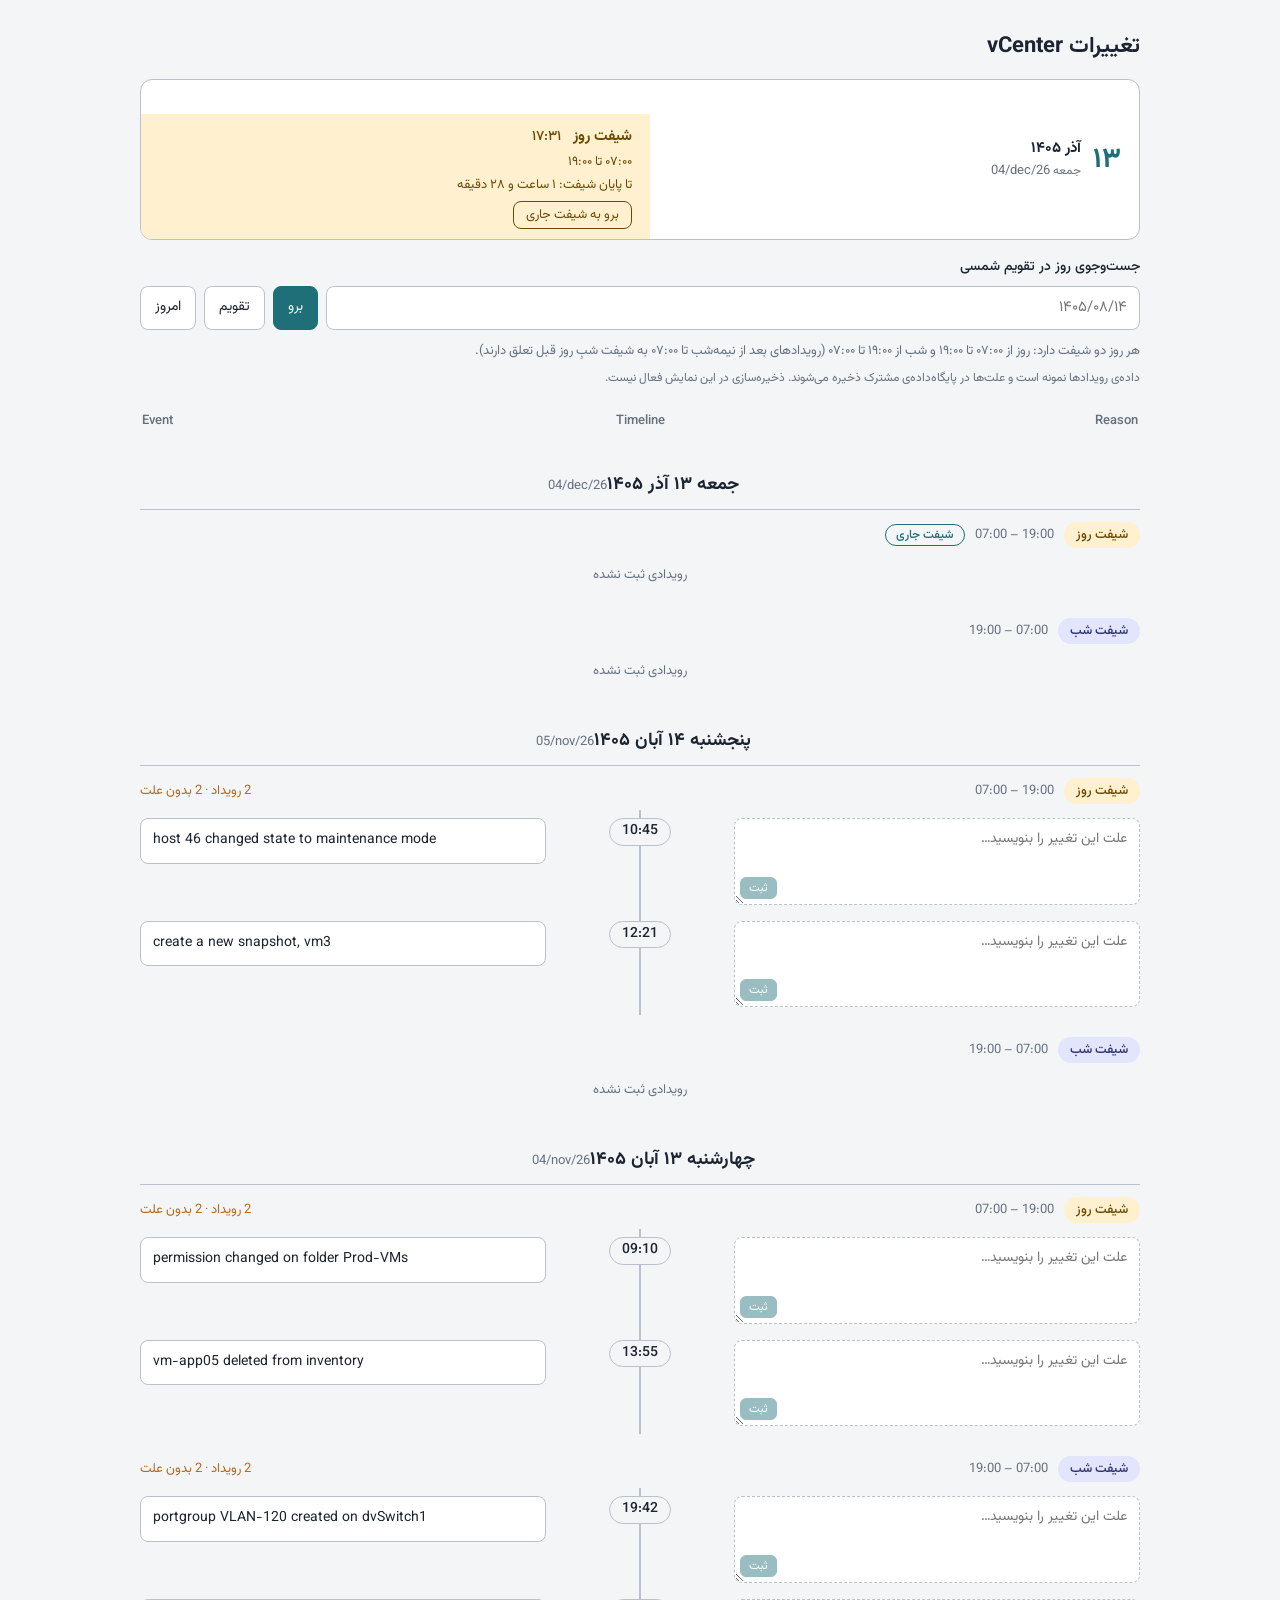
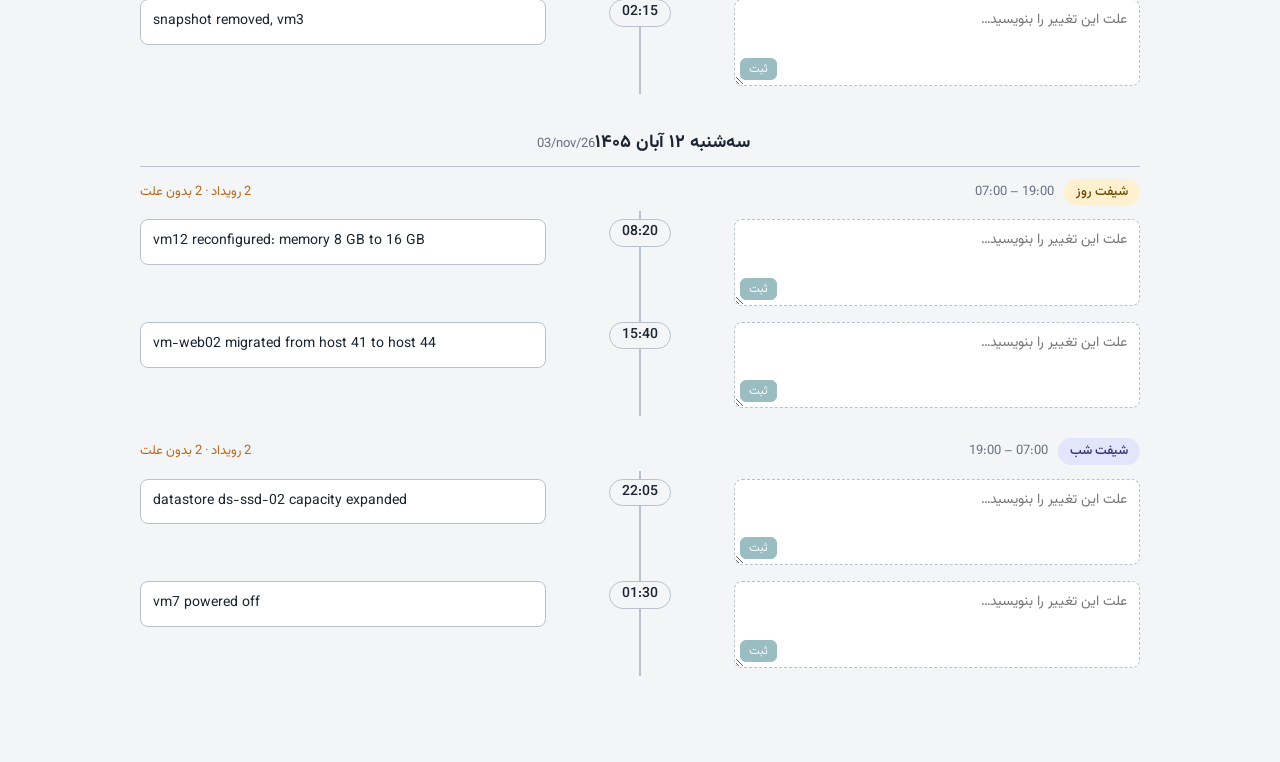
<file: public/تایملاین_تغییرات_vCenter copy.html>
<!doctype html>
<html lang="fa" dir="rtl">
<head>
<meta charset="utf-8">
<meta name="viewport" content="width=device-width, initial-scale=1, viewport-fit=cover">
<title>تایم‌لاین تغییرات vCenter</title>
<link href="https://fonts.googleapis.com/css2?family=Vazirmatn:wght@400;500;700&display=swap" rel="stylesheet">
<style>
:root{--bg:#f3f5f7;--card:#fff;--text:#1b2430;--muted:#66717f;--line:#b9c2cc;--accent:#1f6f78;--warn:#b4691a;--day-bg:#fff1cf;--day-fg:#6b4a00;--night-bg:#e2e5fb;--night-fg:#2f3470;
box-sizing:border-box;padding-top:env(safe-area-inset-top,0px);padding-bottom:env(safe-area-inset-bottom,0px)}
@media (prefers-color-scheme:dark){:root:not([data-theme="light"]){--bg:#12171d;--card:#1a212a;--text:#e6ebf0;--muted:#93a0ae;--line:#3a4552;--accent:#5fb7bf;--warn:#e0a35a;--day-bg:#3a2f12;--day-fg:#f0d48a;--night-bg:#232852;--night-fg:#b9bdf3}}
:root[data-theme="dark"]{--bg:#12171d;--card:#1a212a;--text:#e6ebf0;--muted:#93a0ae;--line:#3a4552;--accent:#5fb7bf;--warn:#e0a35a;--day-bg:#3a2f12;--day-fg:#f0d48a;--night-bg:#232852;--night-fg:#b9bdf3}
html{scroll-padding-top:env(safe-area-inset-top,0px)}
*{box-sizing:border-box}
body{margin:0;background:var(--bg);color:var(--text);font-family:"Vazirmatn",Tahoma,"Segoe UI",sans-serif;line-height:1.7;font-size:15px}
main{max-width:1040px;margin:0 auto;padding:28px 20px 64px}
h1{font-size:22px;font-weight:700;margin:0 0 4px}
.sub{color:var(--muted);font-size:13px;margin:0 0 6px}
.note{color:var(--muted);font-size:12px;margin:0 0 22px}
.cols,.row{display:grid;grid-template-columns:1fr 152px 1fr;column-gap:18px;direction:ltr}
.cols{color:var(--muted);font-size:13px;font-weight:500;padding:0 2px 4px}
.cols span:nth-child(2){text-align:center}
.cols span:nth-child(3){text-align:right}
.day{margin-top:34px}
.date{font-size:18px;font-weight:700;margin:0 0 12px;text-align:center;border-bottom:1px solid var(--line);padding-bottom:8px}
.date .greg{margin-inline-start:6px}
.shift{margin-bottom:22px;scroll-margin-top:16px;border-radius:12px}
.shift.picked{outline:2px solid var(--accent);outline-offset:10px}
.nowtag{font-size:12px;font-weight:500;color:var(--accent);border:1px solid var(--accent);border-radius:999px;padding:0 10px}
.shead{display:flex;align-items:center;gap:10px;margin-bottom:6px;flex-wrap:wrap}
.badge{font-size:13px;font-weight:500;padding:2px 12px;border-radius:999px}
.day-s .badge{background:var(--day-bg);color:var(--day-fg)}
.night-s .badge{background:var(--night-bg);color:var(--night-fg)}
.hours{color:var(--muted);font-size:13px;direction:ltr}
.stat{margin-inline-start:auto;font-size:13px;color:var(--muted)}
.stat.miss{color:var(--warn)}
.rows{position:relative}
.rows::before{content:"";position:absolute;top:0;bottom:0;left:50%;width:2px;margin-left:-1px;background:var(--line)}
.row{padding:8px 0;align-items:start}
.tl{display:flex;justify-content:center;position:relative;z-index:1}
.pill{background:var(--bg);border:1px solid var(--line);border-radius:999px;padding:3px 12px;text-align:center;font-size:12px;line-height:1.4;color:var(--muted)}
.pill b{display:block;font-size:14px;color:var(--text);font-weight:500}
.ev{background:var(--card);border:1px solid var(--line);border-radius:8px;padding:10px 12px;font-size:14px;direction:ltr;text-align:left;overflow-wrap:anywhere}
textarea{width:100%;min-height:44px;resize:vertical;padding:9px 12px;border:1px solid var(--line);border-radius:8px;background:var(--card);color:var(--text);font:inherit;font-size:14px;line-height:1.7;display:block}
textarea{padding-bottom:28px;min-height:62px}
textarea.empty{border-style:dashed}
textarea[readonly]{background:transparent;resize:none;cursor:default}
.rs{direction:rtl}
.box{position:relative}
.acts{position:absolute;left:6px;bottom:6px;display:flex;gap:4px}
.tiny{display:inline-flex;align-items:center;justify-content:center;min-width:22px;height:22px;padding:0 8px;border-radius:6px;border:1px solid var(--line);background:var(--card);color:var(--muted);font-size:12px;line-height:1;cursor:pointer}
.tiny.edit{padding:0;width:22px}
.tiny.ok{background:var(--accent);border-color:var(--accent);color:var(--bg)}
.tiny:disabled{opacity:.45;cursor:not-allowed}
.tiny:hover:not(:disabled){border-color:var(--muted)}
.tiny:focus-visible{outline:2px solid var(--accent);outline-offset:2px}
.meta{margin-top:4px;font-size:11px;color:var(--muted);opacity:.85;display:flex;gap:8px;flex-wrap:wrap;align-items:center}
.meta.bad{color:var(--warn);opacity:1}
.linkb{background:none;border:0;padding:0;font-size:11px;color:var(--muted);text-decoration:underline;cursor:pointer}
.hist{margin-top:4px;padding:4px 10px;border-inline-start:2px solid var(--line);font-size:12px;color:var(--muted)}
.hist div+div{margin-top:4px}
.hist span{opacity:.75}
textarea:focus-visible{outline:2px solid var(--accent);outline-offset:1px;border-style:solid}
.none{color:var(--muted);font-size:13px;padding:10px 0;text-align:center}
[hidden]{display:none!important}
button{font:inherit}
.status{display:flex;flex-wrap:wrap;border:1px solid var(--line);border-radius:12px;background:var(--card);overflow:hidden;margin:14px 0 16px}
.today{display:flex;align-items:center;gap:12px;padding:10px 18px;flex:1 1 220px}
.num{font-size:28px;font-weight:700;line-height:1;color:var(--accent)}
.mon{font-size:15px;font-weight:700;line-height:1.5}
.wd2{color:var(--muted);font-size:12px}
.greg{color:var(--muted);font-size:13px;font-weight:400;direction:ltr;unicode-bidi:isolate;display:inline-block}
.shiftbox{flex:1 1 240px;padding:10px 18px;display:flex;flex-direction:column;gap:1px;align-items:flex-start}
.shiftbox.day{background:var(--day-bg);color:var(--day-fg)}
.shiftbox.night{background:var(--night-bg);color:var(--night-fg)}
.sname{font-size:15px;font-weight:700;display:flex;gap:12px;align-items:baseline}
.clock{font-size:14px;font-weight:500}
.shours,.sleft{font-size:13px}
.ghost,.primary{border-radius:8px;padding:6px 14px;cursor:pointer;font-size:14px;border:1px solid var(--line);background:var(--card);color:var(--text)}
.shiftbox .ghost{margin-top:4px;padding:2px 12px;font-size:13px;background:transparent;border-color:currentColor;color:inherit}
.primary{background:var(--accent);border-color:var(--accent);color:var(--bg)}
.sm{padding:3px 10px}
.ghost:focus-visible,.primary:focus-visible,.cell:focus-visible,.seg button:focus-visible,input:focus-visible{outline:2px solid var(--accent);outline-offset:2px}
.picker{margin-bottom:10px}
.picker label{display:block;font-size:14px;font-weight:500;margin-bottom:6px}
.field{display:flex;gap:8px;flex-wrap:wrap}
.field input{flex:1 1 180px;min-width:0;padding:8px 12px;border:1px solid var(--line);border-radius:8px;background:var(--card);color:var(--text);font:inherit;font-size:15px}
.err{color:var(--warn);font-size:13px}
.cal{border:1px solid var(--line);background:var(--card);border-radius:12px;padding:12px;max-width:340px;margin-top:10px}
.calhead{display:flex;align-items:center;justify-content:space-between;margin-bottom:8px}
.grid{display:grid;grid-template-columns:repeat(7,1fr);gap:2px;text-align:center}
.wd{font-size:12px;color:var(--muted);padding:4px 0}
.cell{border:0;background:none;color:var(--text);font-size:14px;height:36px;border-radius:8px;cursor:pointer;position:relative}
.cell:hover{background:var(--bg)}
.cell.today{outline:1px solid var(--accent)}
.cell.sel{background:var(--accent);color:var(--bg)}
.cell.has::after{content:"";position:absolute;bottom:4px;left:50%;width:4px;height:4px;margin-left:-2px;border-radius:50%;background:var(--accent)}
.cell.sel.has::after{background:var(--bg)}
.sel{display:flex;flex-wrap:wrap;align-items:center;gap:12px;margin-top:12px;padding:12px 14px;border:1px solid var(--line);border-radius:12px;background:var(--card)}
.seltxt,.nodata{flex:1 1 100%}
.nodata{color:var(--muted);font-size:13px}
.seg{display:inline-flex;border:1px solid var(--line);border-radius:10px;overflow:hidden}
.seg button{border:0;background:none;color:var(--text);padding:8px 18px;cursor:pointer;display:flex;flex-direction:column;align-items:center;line-height:1.5;font-size:14px}
.seg button+button{border-inline-start:1px solid var(--line)}
.seg small{font-size:12px;color:var(--muted)}
.seg button.d[aria-pressed="true"]{background:var(--day-bg);color:var(--day-fg)}
.seg button.n[aria-pressed="true"]{background:var(--night-bg);color:var(--night-fg)}
.seg button[aria-pressed="true"] small{color:inherit}
.seg button:disabled{opacity:.45;cursor:not-allowed}
@media (max-width:700px){
main{padding:20px 14px 56px}
.num{font-size:26px}
.today,.shiftbox{padding:10px 14px}
.seg{width:100%}
.seg button{flex:1}
.cols{display:none}
.row{grid-template-columns:1fr;row-gap:6px;padding:10px 0 10px 24px}
.rows::before{left:8px}
.tl{order:-1;justify-content:flex-start;margin-left:-24px}
.pill{text-align:left}
}
</style>
</head>
<body>
<main>
<h1>تغییرات vCenter</h1>
<section class="status" aria-label="امروز و شیفت جاری">
<div class="today"><div class="num" id="tDay"></div><div><div class="mon" id="tMon"></div><div class="wd2"><span id="tWd"></span> <span class="greg" id="tG"></span></div></div></div>
<div class="shiftbox" id="tShift"><div class="sname"><span id="tName"></span><span class="clock" id="tClock"></span></div><div class="shours" id="tHours"></div><div class="sleft" id="tLeft"></div><button type="button" class="ghost" id="goNow">برو به شیفت جاری</button></div>
</section>
<section class="picker" aria-label="جست‌وجوی روز">
<label for="qIn">جست‌وجوی روز در تقویم شمسی</label>
<div class="field"><input id="qIn" type="text" inputmode="numeric" autocomplete="off" placeholder="۱۴۰۵/۰۸/۱۴"><button type="button" class="primary" id="goBtn">برو</button><button type="button" class="ghost" id="calBtn" aria-expanded="false" aria-controls="cal">تقویم</button><button type="button" class="ghost" id="todayBtn">امروز</button></div>
<div class="err" id="err" role="alert"></div>
<div class="cal" id="cal" hidden><div class="calhead"><button type="button" class="ghost sm" id="prev" aria-label="ماه قبل">›</button><strong id="calTitle"></strong><button type="button" class="ghost sm" id="next" aria-label="ماه بعد">‹</button></div><div class="grid" id="calGrid"></div></div>
<div class="sel" id="sel" hidden>
<div class="seltxt"><strong id="selTitle"></strong> <span class="greg" id="selG"></span></div>
<div class="seg" role="group" aria-label="انتخاب شیفت"><button type="button" class="d" id="b-day" aria-pressed="false">شیفت روز<small>۰۷:۰۰ تا ۱۹:۰۰ · <span id="c-day"></span></small></button><button type="button" class="n" id="b-night" aria-pressed="false">شیفت شب<small>۱۹:۰۰ تا ۰۷:۰۰ · <span id="c-night"></span></small></button></div>
<button type="button" class="ghost sm" id="clr">پاک کردن انتخاب</button>
<div class="nodata" id="noData" hidden>برای این روز رویدادی ثبت نشده است.</div>
</div>
</section>
<p class="sub">هر روز دو شیفت دارد: روز از ۰۷:۰۰ تا ۱۹:۰۰ و شب از ۱۹:۰۰ تا ۰۷:۰۰ (رویدادهای بعد از نیمه‌شب تا ۰۷:۰۰ به شیفت شبِ روز قبل تعلق دارند).</p>
<p class="note">داده‌ی رویدادها نمونه است و علت‌ها در پایگاه‌داده‌ی مشترک ذخیره می‌شوند. <span id="dbNote"></span></p>
<div class="cols"><span>Event</span><span>Timeline</span><span>Reason</span></div>
<div id="app"></div>
</main>
<script>
const M=['jan','feb','mar','apr','may','jun','jul','aug','sep','oct','nov','dec'];
const p=n=>String(n).padStart(2,'0');
const fmt=d=>p(d.getDate())+'/'+M[d.getMonth()]+'/'+String(d.getFullYear()).slice(2);
const dkey=d=>d.getFullYear()+'-'+p(d.getMonth()+1)+'-'+p(d.getDate());
const EV=[
[1,'2026-11-03T08:20','vm12 reconfigured: memory 8 GB to 16 GB','درخواست تیم پایگاه‌داده'],
[2,'2026-11-03T15:40','vm-web02 migrated from host 41 to host 44',''],
[3,'2026-11-03T22:05','datastore ds-ssd-02 capacity expanded','طبق تیکت ۲۳۵۰۹۸۸'],
[4,'2026-11-04T01:30','vm7 powered off',''],
[5,'2026-11-04T09:10','permission changed on folder Prod-VMs',''],
[6,'2026-11-04T13:55','vm-app05 deleted from inventory','حذف ماشین تست'],
[7,'2026-11-04T19:42','portgroup VLAN-120 created on dvSwitch1',''],
[8,'2026-11-05T02:15','snapshot removed, vm3',''],
[9,'2026-11-05T10:45','host 46 changed state to maintenance mode','به جهت آپدیت'],
[10,'2026-11-05T12:21','create a new snapshot, vm3','طبق تیکت ۲۳۵۲۳۵۱']
];
const recs={};
let rdb=null,uid=null;
const PEN='<svg viewBox="0 0 24 24" width="13" height="13" fill="none" stroke="currentColor" stroke-width="2" stroke-linecap="round" stroke-linejoin="round" aria-hidden="true"><path d="M12 20h9"/><path d="M16.5 3.5a2.12 2.12 0 013 3L7 19l-4 1 1-4z"/></svg>';
function stamp(iso){const d=new Date(iso),j=toJ(d);return fa(j.d)+' '+MN[j.m-1]+'، '+fa(p(d.getHours())+':'+p(d.getMinutes()))}
function paint(r){
  const id=r.dataset.id,rec=recs[id],mode=r.dataset.mode||(rec?'view':'new'),rs=r.querySelector('.rs'),old=rs.querySelector('textarea');
  const draft=old&&!old.readOnly?old.value:null;
  rs.replaceChildren();
  const box=el('div','box'),ta=document.createElement('textarea'),acts=el('div','acts'),view=mode==='view';
  ta.dir='rtl';ta.placeholder='علت این تغییر را بنویسید…';ta.setAttribute('aria-label','علت: '+r.dataset.label);
  ta.value=(!view&&draft!=null)?draft:(rec?rec.text:'');
  ta.readOnly=view;
  ta.classList.toggle('empty',!view&&!ta.value.trim());
  if(view){
    const b=el('button','tiny edit');b.type='button';b.title='ویرایش';b.setAttribute('aria-label','ویرایش علت');b.innerHTML=PEN;
    b.onclick=()=>{r.dataset.mode='edit';paint(r);r.querySelector('textarea').focus()};
    acts.append(b);
  }else{
    const ok=el('button','tiny ok','ثبت');ok.type='button';ok.disabled=!ta.value.trim();
    ta.addEventListener('input',()=>{ok.disabled=!ta.value.trim();ta.classList.toggle('empty',!ta.value.trim())});
    ok.onclick=()=>save(r,ta,ok);
    if(rec){const c=el('button','tiny','انصراف');c.type='button';c.onclick=()=>{delete r.dataset.mode;paint(r)};acts.append(c)}
    acts.append(ok);
  }
  box.append(ta,acts);rs.append(box);
  if(rec&&rec.history&&rec.history.length){
    const m=el('div','meta'),lb=el('button','linkb','نمایش مقدار قبلی'),h=el('div','hist');
    lb.type='button';h.hidden=!r.dataset.hist;
    if(r.dataset.hist)lb.textContent='پنهان کردن مقدار قبلی';
    rec.history.slice().reverse().forEach(x=>{const d=el('div');d.append(x.text+' ',el('span',null,'('+stamp(x.at)+')'));h.append(d)});
    lb.onclick=()=>{h.hidden=!h.hidden;r.dataset.hist=h.hidden?'':'1';lb.textContent=h.hidden?'نمایش مقدار قبلی':'پنهان کردن مقدار قبلی'};
    m.append(el('span',null,'ویرایش شده'),lb);rs.append(m,h);
  }
}
async function save(r,ta,ok){
  const id=r.dataset.id,text=ta.value.trim(),old=recs[id];
  if(!text)return;
  const bad=m=>{let e=r.querySelector('.rs .bad');if(!e){e=el('div','meta bad');r.querySelector('.rs').append(e)}e.textContent=m};
  if(old&&old.text===text){delete r.dataset.mode;paint(r);return}
  if(!rdb){bad('ذخیره‌سازی در دسترس نیست.');return}
  ok.disabled=true;ok.textContent='…';
  const rec={text,by:uid,at:new Date().toISOString()};
  if(old)rec.history=[...(old.history||[]),{text:old.text,by:old.by||null,at:old.at}];
  try{await rdb.doc('reasons/'+id).set(rec);recs[id]=rec;delete r.dataset.mode;paint(r);refresh()}
  catch(e){ok.disabled=false;ok.textContent='ثبت';bad(e&&e.code==='invalid_argument'?'اجازه‌ی ثبت ندارید.':'ذخیره نشد؛ دوباره تلاش کنید.')}
}
function slot(d){
  const h=d.getHours(),b=new Date(d.getFullYear(),d.getMonth(),d.getDate());
  if(h<7){b.setDate(b.getDate()-1);return[b,'night']}
  return[b,h<19?'day':'night'];
}
const days={};
EV.slice().sort((a,b)=>new Date(a[1])-new Date(b[1])).forEach(e=>{
  const d=new Date(e[1]),[b,s]=slot(d),k=dkey(b);
  (days[k]=days[k]||{date:b,day:[],night:[]})[s].push({id:e[0],d,text:e[2],reason:e[3]});
});
function el(tag,cls,txt){const n=document.createElement(tag);if(cls)n.className=cls;if(txt!=null)n.textContent=txt;return n}
function shift(kind,items,key){
  const s=el('section','shift '+kind+'-s'),h=el('div','shead');s.id='s-'+key+'-'+kind;
  h.append(el('span','badge',kind==='day'?'شیفت روز':'شیفت شب'),el('span','hours',kind==='day'?'07:00 – 19:00':'19:00 – 07:00'),el('span','nowtag','شیفت جاری'),el('span','stat'));
  s.append(h);
  if(!items.length){s.append(el('div','none','رویدادی ثبت نشده'));return s}
  const rows=el('div','rows');
  items.forEach(it=>{
    const r=el('div','row'),ev=el('div','ev',it.text),tl=el('div','tl'),pill=el('div','pill'),b=el('b',null,p(it.d.getHours())+':'+p(it.d.getMinutes()));
    pill.append(b);tl.append(pill);
    r.dataset.id='e'+it.id;r.dataset.label=it.text;
    r.append(ev,tl,el('div','rs'));rows.append(r);paint(r);
  });
  s.append(rows);return s;
}
function refresh(){
  document.querySelectorAll('.shift').forEach(s=>{
    const t=[...s.querySelectorAll('.row')],st=s.querySelector('.stat');
    const miss=t.filter(x=>!recs[x.dataset.id]).length;
    st.textContent=t.length?(t.length+' رویداد'+(miss?' · '+miss+' بدون علت':' · همه توضیح داده شده')):'';
    st.classList.toggle('miss',miss>0);
  });
}
const app=document.getElementById('app');
const MN=['فروردین','اردیبهشت','خرداد','تیر','مرداد','شهریور','مهر','آبان','آذر','دی','بهمن','اسفند'];
const WD=['شنبه','یکشنبه','دوشنبه','سه‌شنبه','چهارشنبه','پنجشنبه','جمعه'];
const fa=n=>String(n).replace(/\d/g,d=>'۰۱۲۳۴۵۶۷۸۹'[d]);
const jf=new Intl.DateTimeFormat('en-u-ca-persian-nu-latn',{year:'numeric',month:'numeric',day:'numeric'});
function toJ(d){const o={};jf.formatToParts(d).forEach(x=>{o[x.type]=x.value});return{y:+o.year,m:+o.month,d:+o.day}}
function fromJ(y,m,d){
  const g=new Date(y+621,2,21,12);
  g.setDate(g.getDate()+(m<=6?(m-1)*31:186+(m-7)*30)+d-1);
  for(let i=0;i<8;i++){
    const j=toJ(g),df=(j.y-y)*372+(j.m-m)*31+(j.d-d);
    if(!df)return g;
    g.setDate(g.getDate()-(df>0?1:-1));
  }
  return null;
}
function mlen(y,m){return m<=6?31:m<=11?30:(fromJ(y,12,30)?30:29)}
const nowb=slot(new Date())[0],nowk=dkey(nowb);
if(!days[nowk])days[nowk]={date:nowb,day:[],night:[]};
Object.entries(days).sort((a,b)=>b[1].date-a[1].date).forEach(([k,g])=>{
  const j=toJ(g.date),sec=el('section','day'),h=el('h2','date');
  h.append(WD[(g.date.getDay()+1)%7]+' '+fa(j.d)+' '+MN[j.m-1]+' '+fa(j.y),el('span','greg',fmt(g.date)));
  sec.append(h,shift('day',g.day,k),shift('night',g.night,k));
  app.append(sec);
});
refresh();

const q=id=>document.getElementById(id);
const RM=matchMedia('(prefers-reduced-motion: reduce)').matches;
const goTo=t=>t.scrollIntoView({behavior:RM?'auto':'smooth',block:'start'});
let curId='',sel=null;
const j0=toJ(new Date());
let cy=j0.y,cm=j0.m;
function remain(now){
  const h=now.getHours(),e=new Date(now);e.setMinutes(0,0,0);
  if(h>=7&&h<19)e.setHours(19);else{e.setHours(7);if(h>=19)e.setDate(e.getDate()+1)}
  const m=Math.max(0,Math.round((e-now)/60000)),hh=Math.floor(m/60),mm=m%60;
  return(hh?fa(hh)+' ساعت':'')+(hh&&mm?' و ':'')+(mm?fa(mm)+' دقیقه':(hh?'':'کمتر از ۱ دقیقه'));
}
function tick(){
  const now=new Date(),j=toJ(now),[b,s]=slot(now);
  q('tDay').textContent=fa(j.d);
  q('tMon').textContent=MN[j.m-1]+' '+fa(j.y);
  q('tWd').textContent=WD[(now.getDay()+1)%7];
  q('tG').textContent=fmt(now);
  q('tClock').textContent=fa(p(now.getHours())+':'+p(now.getMinutes()));
  q('tShift').className='shiftbox '+s;
  q('tName').textContent=s==='day'?'شیفت روز':'شیفت شب';
  q('tHours').textContent=s==='day'?'۰۷:۰۰ تا ۱۹:۰۰':'۱۹:۰۰ تا ۰۷:۰۰';
  q('tLeft').textContent='تا پایان شیفت: '+remain(now);
  curId='s-'+dkey(b)+'-'+s;
  document.querySelectorAll('.nowtag').forEach(n=>{n.hidden=n.closest('.shift').id!==curId});
}
function clearPicked(){
  document.querySelectorAll('.shift.picked').forEach(x=>x.classList.remove('picked'));
  ['day','night'].forEach(s=>q('b-'+s).setAttribute('aria-pressed','false'));
}
function activate(s){
  clearPicked();
  q('b-'+s).setAttribute('aria-pressed','true');
  const t=q('s-'+sel.k+'-'+s);
  t.classList.add('picked');goTo(t);
}
function drawCal(){
  const first=fromJ(cy,cm,1),len=mlen(cy,cm),off=(first.getDay()+1)%7,tk=dkey(new Date()),g=q('calGrid');
  q('calTitle').textContent=MN[cm-1]+' '+fa(cy);
  g.replaceChildren();
  WD.forEach(w=>g.append(el('div','wd',w[0])));
  for(let i=0;i<off;i++)g.append(el('div'));
  for(let d=1;d<=len;d++){
    const dt=new Date(first.getFullYear(),first.getMonth(),first.getDate()+d-1,12),k=dkey(dt),gr=days[k];
    const b=el('button','cell'+(k===tk?' today':'')+((gr&&(gr.day.length+gr.night.length))?' has':'')+((sel&&sel.k===k)?' sel':''),fa(d));
    b.type='button';b.setAttribute('aria-label',fa(d)+' '+MN[cm-1]+' '+fa(cy));
    b.onclick=()=>{pick(dt);q('cal').hidden=true;q('calBtn').setAttribute('aria-expanded','false')};
    g.append(b);
  }
}
function pick(dt){
  const k=dkey(dt),j=toJ(dt),g=days[k],cur=slot(new Date());
  sel={k,dt};cy=j.y;cm=j.m;
  q('qIn').value=fa(j.y+'/'+p(j.m)+'/'+p(j.d));
  q('err').textContent='';
  q('selTitle').textContent=WD[(dt.getDay()+1)%7]+' '+fa(j.d)+' '+MN[j.m-1]+' '+fa(j.y);
  q('selG').textContent=fmt(dt);
  ['day','night'].forEach(s=>{q('b-'+s).disabled=!g;q('c-'+s).textContent=g?fa(g[s].length)+' رویداد':'—'});
  q('sel').hidden=false;q('noData').hidden=!!g;
  drawCal();
  if(g)activate(dkey(cur[0])===k?cur[1]:'day');else clearPicked();
}
function submit(){
  const s=q('qIn').value.replace(/[۰-۹]/g,c=>c.charCodeAt(0)-1776).replace(/[٠-٩]/g,c=>c.charCodeAt(0)-1632).trim(),m=s.match(/^(\d{4})\D(\d{1,2})\D(\d{1,2})$/);
  const ok=m&&+m[2]>=1&&+m[2]<=12&&+m[3]>=1&&+m[3]<=mlen(+m[1],+m[2]),g=ok&&fromJ(+m[1],+m[2],+m[3]);
  if(!g){q('err').textContent='تاریخ معتبر نیست. نمونه: ۱۴۰۵/۰۸/۱۴';return}
  pick(g);
}
q('goBtn').onclick=submit;
q('qIn').addEventListener('keydown',e=>{if(e.key==='Enter'){e.preventDefault();submit()}});
q('calBtn').onclick=()=>{
  const open=q('cal').hidden;
  if(open){const j=toJ(sel?sel.dt:new Date());cy=j.y;cm=j.m;drawCal()}
  q('cal').hidden=!open;q('calBtn').setAttribute('aria-expanded',String(open));
};
q('prev').onclick=()=>{cm--;if(cm<1){cm=12;cy--}drawCal()};
q('next').onclick=()=>{cm++;if(cm>12){cm=1;cy++}drawCal()};
q('todayBtn').onclick=()=>pick(new Date());
q('b-day').onclick=()=>activate('day');
q('b-night').onclick=()=>activate('night');
q('clr').onclick=()=>{sel=null;q('sel').hidden=true;q('qIn').value='';q('err').textContent='';clearPicked();if(!q('cal').hidden)drawCal()};
q('goNow').onclick=()=>{const t=q(curId);if(t)goTo(t)};
tick();setInterval(tick,20000);
(async()=>{
  const note=q('dbNote');
  const slow=setTimeout(()=>{note.textContent='ارتباط با پایگاه‌داده برقرار نشد؛ علت‌ها ممکن است قدیمی باشند.'},10000);
  try{
    const c=window.claude,db=c&&await c.use('db'),user=c&&await c.use('user');
    if(user){try{uid=await user.id()}catch(e){}}
    if(!db){clearTimeout(slow);note.textContent='ذخیره‌سازی در این نمایش فعال نیست.';return}
    rdb=db;
    db.collection('reasons').onSnapshot(snap=>{
      if(!snap.metadata.fromCache){clearTimeout(slow);note.textContent=''}
      snap.docChanges().forEach(ch=>{
        const id=ch.doc.id;
        if(ch.type==='removed')delete recs[id];else recs[id]=ch.doc.data();
        const r=document.querySelector('.row[data-id="'+id+'"]');
        if(!r)return;
        const t=r.querySelector('textarea'),typing=r.dataset.mode==='edit'||(!r.dataset.mode&&t&&!t.readOnly&&t.value.trim());
        if(!typing){delete r.dataset.mode;paint(r)}
      });
      refresh();
    },()=>{clearTimeout(slow);note.textContent='خواندن علت‌ها ممکن نشد.'});
  }catch(e){clearTimeout(slow);note.textContent='ذخیره‌سازی در دسترس نیست.'}
})();
</script>
</body>
</html>
</file>
